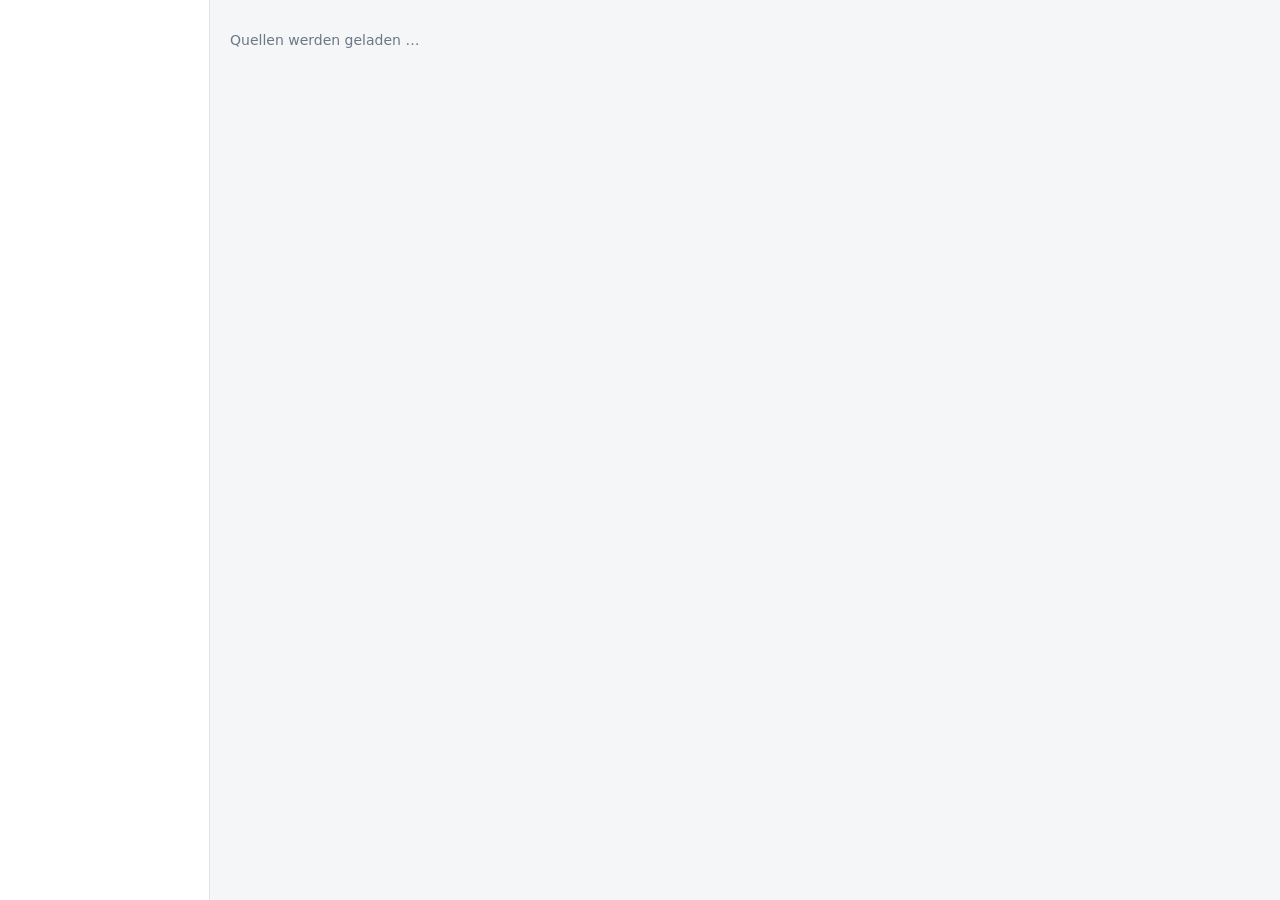
<file: index.html>
<!doctype html>
<html lang="de">
<head>
  <meta charset="utf-8">
  <title>Devoreo · Produktakte UL-01</title>
  <meta http-equiv="refresh" content="0; url=app/">
</head>
<body><a href="app/">Zur Demo</a></body>
</html>
</file>
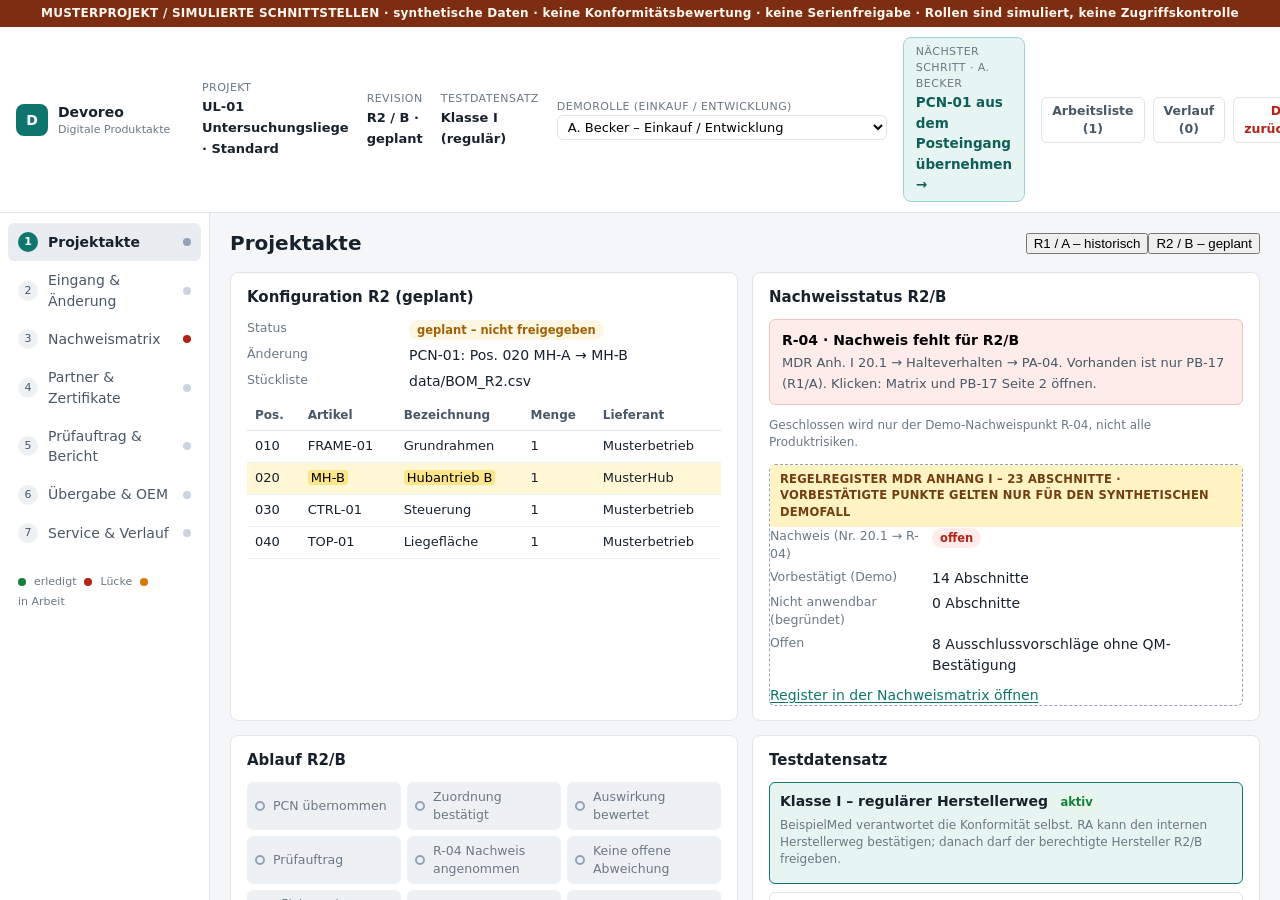
<file: app/index.html>
<!doctype html>
<html lang="de">
<head>
  <meta charset="utf-8">
  <meta name="viewport" content="width=device-width, initial-scale=1">
  <title>Devoreo · Digitale Produktakte UL-01 (Musterprojekt)</title>
  <link rel="stylesheet" href="styles.css">
  <script src="vendor/jszip.min.js"></script>
  <script src="vendor/pdf-lib.min.js"></script>
  <script src="vendor/pdf.min.js"></script>
</head>
<body>
  <div id="header"></div>
  <div class="layout">
    <aside id="nav"></aside>
    <main id="main-wrap">
      <div id="flash"></div>
      <div id="main"><p class="muted">Quellen werden geladen …</p></div>
    </main>
    <aside id="viewer" class="viewer" aria-label="Quelldokument"></aside>
  </div>
  <div id="drawer"></div>
  <script type="module" src="js/main.js"></script>
</body>
</html>
</file>
<file: app/styles.css>
:root {
  --bg: #f4f6f8; --panel: #fff; --line: #dfe4ea; --line-2: #eef1f4;
  --ink: #18222d; --ink-2: #4a5866; --muted: #6b7885;
  --teal: #0f766e; --teal-2: #115e59; --teal-bg: #e6f4f2;
  --slate: #334155; --slate-bg: #e9edf2;
  --ok: #15803d; --ok-bg: #e8f5ec; --warn: #a16207; --warn-bg: #fdf6e3; --bad: #b42318; --bad-bg: #fdecea;
  --radius: 8px; --font: "Inter", "Segoe UI", system-ui, -apple-system, sans-serif;
}
* { box-sizing: border-box; }
html, body { margin: 0; height: 100%; }
body { font: 14px/1.45 var(--font); color: var(--ink); background: var(--bg); display: flex; flex-direction: column; }
code { font: 12px ui-monospace, SFMono-Regular, Menlo, monospace; background: var(--line-2); padding: 1px 4px; border-radius: 4px; word-break: break-all; }
h2 { margin: 0; font-size: 20px; } h3 { margin: 0; font-size: 15px; } h4 { margin: 14px 0 6px; font-size: 13px; color: var(--ink-2); }
.muted { color: var(--muted); } .small { font-size: 12px; }

.demo-strip { background: #7c2d12; color: #fff7ed; font-size: 12px; font-weight: 600; letter-spacing: .02em; padding: 5px 16px; text-align: center; }
.topbar { display: flex; align-items: stretch; gap: 16px; padding: 10px 16px; background: var(--panel); border-bottom: 1px solid var(--line); }
.brand { display: flex; align-items: center; gap: 10px; min-width: 170px; }
.brand .logo { width: 32px; height: 32px; border-radius: 8px; background: var(--teal); color: #fff; display: grid; place-items: center; font-weight: 700; }
.brand small { display: block; color: var(--muted); font-size: 11px; }
.ctx { display: flex; gap: 18px; align-items: center; }
.ctx-item small, .next small { display: block; font-size: 11px; color: var(--muted); text-transform: uppercase; letter-spacing: .04em; }
.ctx-item strong { font-size: 13px; }
.ctx-item select { font: inherit; font-size: 13px; padding: 3px 6px; border: 1px solid var(--line); border-radius: 6px; max-width: 330px; background: #fff; }
.next { flex: 1; text-align: left; border: 1px solid #99d5cd; background: var(--teal-bg); border-radius: var(--radius); padding: 6px 12px; cursor: pointer; font: inherit; color: var(--teal-2); }
.next strong { font-size: 13.5px; }
.next:hover { border-color: var(--teal); }
.tools { display: flex; align-items: center; gap: 8px; }

.layout { flex: 1; display: grid; grid-template-columns: 210px 1fr 0; min-height: 0; }
body.viewer-open .layout { grid-template-columns: 210px 1fr minmax(380px, 34%); }
#nav { background: var(--panel); border-right: 1px solid var(--line); padding: 10px 8px; overflow: auto; }
.nav-item { display: flex; align-items: center; gap: 10px; width: 100%; padding: 9px 10px; border: 0; background: none; border-radius: 6px; font: inherit; color: var(--ink-2); cursor: pointer; text-align: left; }
.nav-item:hover { background: var(--line-2); }
.nav-item.active { background: var(--slate-bg); color: var(--ink); font-weight: 600; }
.nav-item .num { width: 20px; height: 20px; border-radius: 50%; background: var(--line-2); display: grid; place-items: center; font-size: 11px; flex: none; }
.nav-item.active .num { background: var(--teal); color: #fff; }
.nav-item span:nth-child(2) { flex: 1; }
.dot { display: inline-block; width: 8px; height: 8px; border-radius: 50%; background: #cbd5e1; flex: none; }
.dot.done { background: var(--ok); } .dot.gap { background: var(--bad); } .dot.work { background: #d97706; } .dot.info { background: #94a3b8; }
.nav-legend { margin-top: 14px; padding: 8px 10px; font-size: 11px; color: var(--muted); display: flex; flex-wrap: wrap; gap: 4px 8px; align-items: center; }

#main-wrap { overflow: auto; padding: 16px 20px 40px; min-width: 0; }
.page-head { display: flex; align-items: center; justify-content: space-between; gap: 12px; margin-bottom: 14px; }
.grid2 { display: grid; grid-template-columns: repeat(auto-fit, minmax(360px, 1fr)); gap: 14px; margin-bottom: 14px; }
.grid2.tight { gap: 12px; margin: 0; }
.card { background: var(--panel); border: 1px solid var(--line); border-radius: var(--radius); padding: 14px 16px; margin-bottom: 14px; min-width: 0; }
.grid2 > .card { margin-bottom: 0; }
.card > header { display: flex; justify-content: space-between; align-items: center; margin-bottom: 10px; }

.kv { display: grid; grid-template-columns: 150px 1fr; gap: 5px 12px; margin: 0 0 10px; }
.kv dt { color: var(--muted); font-size: 12.5px; } .kv dd { margin: 0; min-width: 0; }
.tbl { width: 100%; border-collapse: collapse; font-size: 13px; }
.tbl th { text-align: left; font-weight: 600; color: var(--ink-2); font-size: 12px; border-bottom: 1px solid var(--line); padding: 6px 8px; }
.tbl td { border-bottom: 1px solid var(--line-2); padding: 6px 8px; vertical-align: top; }
.tbl tr.changed td { background: #fff7d6; }
.tbl tr.mismatch td { background: var(--bad-bg); }
mark { background: #fde68a; padding: 0 3px; border-radius: 3px; }
.diff { display: grid; grid-template-columns: 1fr 1fr; gap: 16px; }
.diff h4 { margin-top: 0; }

.badge { display: inline-block; font-size: 11.5px; font-weight: 600; padding: 2px 8px; border-radius: 999px; white-space: nowrap; }
.badge.ok { background: var(--ok-bg); color: var(--ok); } .badge.warn { background: var(--warn-bg); color: var(--warn); }
.badge.bad { background: var(--bad-bg); color: var(--bad); } .badge.neutral { background: var(--slate-bg); color: var(--slate); }

.btn { font: inherit; font-weight: 600; border-radius: 6px; padding: 7px 14px; cursor: pointer; border: 1px solid transparent; }
.btn.sm { padding: 4px 10px; font-size: 12.5px; }
.btn.primary { background: var(--teal); color: #fff; } .btn.primary:hover { background: var(--teal-2); }
.btn.secondary { background: #fff; color: var(--teal-2); border-color: #99d5cd; } .btn.secondary:hover { background: var(--teal-bg); }
.btn.ghost { background: transparent; color: var(--ink-2); border-color: var(--line); } .btn.ghost:hover { background: var(--line-2); }
.btn.danger { color: var(--bad); }
.btn:disabled { background: #e5e9ee; color: #8a96a3; border-color: #e5e9ee; cursor: not-allowed; }
.act { display: inline-flex; flex-direction: column; gap: 4px; max-width: 100%; }
.why { margin: 0; padding: 6px 10px 6px 24px; background: var(--warn-bg); border: 1px solid #f3e1b0; border-radius: 6px; color: #713f12; font-size: 12px; max-width: 520px; }
.row { display: flex; flex-wrap: wrap; gap: 10px; align-items: flex-start; margin: 8px 0; }
.row.end { align-items: flex-end; }
.link { background: none; border: 0; padding: 0; color: var(--teal); font: inherit; cursor: pointer; text-decoration: underline; text-underline-offset: 2px; }
a { color: var(--teal); word-break: break-all; }

.lbl { display: block; font-size: 12.5px; color: var(--ink-2); margin: 8px 0; }
.inp { display: block; width: 100%; font: inherit; font-size: 13.5px; margin-top: 4px; padding: 6px 8px; border: 1px solid var(--line); border-radius: 6px; background: #fff; color: var(--ink); }
.row .inp { flex: 1; min-width: 200px; margin: 0; }
textarea.inp { resize: vertical; }
.form-grid { display: grid; grid-template-columns: 1fr 1fr; gap: 0 12px; }
.switch { display: flex; gap: 8px; align-items: center; font-size: 12.5px; margin: 8px 0; color: var(--ink-2); }

.flash { margin-bottom: 12px; padding: 9px 36px 9px 12px; border-radius: 6px; position: relative; font-weight: 500; }
.flash.ok { background: var(--ok-bg); color: #14532d; border: 1px solid #bbe3c7; }
.flash.warn { background: var(--warn-bg); color: #713f12; border: 1px solid #f3e1b0; }
.flash.error { background: var(--bad-bg); color: #7f1d1d; border: 1px solid #f5c2bd; }
.flash.info { background: var(--slate-bg); color: var(--slate); }
.flash .x { position: absolute; right: 8px; top: 6px; border: 0; background: none; font-size: 18px; cursor: pointer; color: inherit; }

.readonly { padding: 8px 12px; margin-bottom: 14px; background: var(--slate-bg); border-left: 4px solid var(--slate); border-radius: 4px; font-weight: 500; }
.evidence { display: block; width: 100%; text-align: left; border-radius: 6px; padding: 10px 12px; margin: 8px 0; font: inherit; border: 1px solid; }
.evidence strong { display: block; margin-bottom: 2px; } .evidence span { color: var(--ink-2); font-size: 13px; }
.evidence.ok { background: var(--ok-bg); border-color: #bbe3c7; }
.evidence.gap { background: var(--bad-bg); border-color: #f5c2bd; }
button.evidence.gap { cursor: pointer; } button.evidence.gap:hover { border-color: var(--bad); }
.done-note { background: var(--line-2); border-left: 3px solid var(--teal); padding: 6px 10px; font-size: 12.5px; border-radius: 4px; margin: 6px 0; }
.preconf { border: 1px dashed #94a3b8; border-radius: 6px; margin-top: 10px; }
.preconf-head { background: #fff3c4; color: #713f12; font-size: 11.5px; font-weight: 700; padding: 6px 10px; letter-spacing: .02em; }
.sim-label { font-size: 11.5px; font-weight: 600; color: #6d28d9; background: #f3efff; padding: 4px 8px; border-radius: 4px; display: inline-block; margin: 0 0 8px; }

.steps { list-style: none; padding: 0; margin: 0; display: grid; grid-template-columns: repeat(auto-fill, minmax(150px, 1fr)); gap: 6px; }
.steps li { display: flex; gap: 8px; align-items: center; font-size: 12.5px; padding: 6px 8px; background: var(--line-2); border-radius: 6px; color: var(--muted); }
.steps li i { width: 10px; height: 10px; border-radius: 50%; border: 2px solid #94a3b8; flex: none; }
.steps li.ok { color: var(--ink); background: var(--ok-bg); } .steps li.ok i { background: var(--ok); border-color: var(--ok); }

.mail { border: 1px solid var(--line); border-radius: 6px; padding: 10px 12px; margin-bottom: 8px; }
.mail.imported { background: #fafcfb; }
.mail-head { display: flex; justify-content: space-between; gap: 8px; margin-bottom: 8px; }
.mail-body { background: var(--line-2); padding: 8px 10px; border-radius: 4px; margin: 6px 0; white-space: pre-wrap; }
.attach { display: flex; flex-wrap: wrap; gap: 10px; font-size: 13px; }
.suggest { background: var(--teal-bg); padding: 6px 10px; border-radius: 4px; margin-bottom: 10px; }

.chain { display: flex; align-items: stretch; gap: 6px; flex-wrap: wrap; }
.link-box { flex: 1; min-width: 120px; border: 1px solid var(--line); border-radius: 6px; padding: 8px 10px; background: #fafbfc; }
.link-box small { display: block; font-size: 11px; color: var(--muted); text-transform: uppercase; }
.link-box span { display: block; font-size: 12px; color: var(--ink-2); }
.link-box.gap { border-color: var(--bad); background: var(--bad-bg); } .link-box.ok { border-color: var(--ok); background: var(--ok-bg); }
.arrow { align-self: center; color: var(--muted); }

.picks { display: grid; grid-template-columns: 1fr 1fr; gap: 8px; margin-bottom: 10px; }
.pick { border: 1px solid var(--line); border-radius: 6px; padding: 8px 10px; cursor: pointer; display: grid; grid-template-columns: auto 1fr; gap: 0 8px; }
.pick input { grid-row: span 3; }
.pick span, .pick small { color: var(--muted); font-size: 12px; }
.pick.on { border-color: var(--teal); background: var(--teal-bg); }
.report, .deviation, .pkg, .question { border: 1px solid var(--line); border-radius: 6px; padding: 10px 12px; margin-bottom: 10px; }
.report > header, .pkg > header { display: flex; justify-content: space-between; flex-wrap: wrap; gap: 6px; margin-bottom: 8px; }
.report.accepted { border-color: #86c79b; } .report.unsuitable { border-left: 4px solid var(--bad); }
.report-body { display: grid; grid-template-columns: 1fr 1fr; gap: 16px; }
.review h4 { margin-top: 0; }
.issues { margin: 0 0 8px; padding-left: 18px; color: var(--bad); font-size: 13px; }
.ok-text { color: var(--ok); margin: 0 0 8px; font-size: 13px; }
.deviation { border-left: 4px solid var(--bad); } .deviation.closed { border-left-color: var(--ok); }
.deviation h4 { margin-top: 6px; }
.pkg.ersetzt { opacity: .78; background: #fafbfc; } .pkg.angenommen { border-color: #86c79b; }
.files td:last-child { width: 80px; }
.checks { list-style: none; padding: 0; margin: 0 0 10px; }
.checks li { display: flex; gap: 8px; align-items: baseline; padding: 4px 0; }
.checks li i { width: 14px; height: 14px; border-radius: 3px; flex: none; transform: translateY(2px); }
.checks li.ok i { background: var(--ok); } .checks li.no i { background: var(--bad); }
.mini { padding-left: 18px; font-size: 12.5px; color: var(--ink-2); }

.viewer { background: #fff; border-left: 1px solid var(--line); display: flex; flex-direction: column; min-width: 0; overflow: hidden; }
.viewer header { display: flex; justify-content: space-between; gap: 8px; padding: 10px 12px; border-bottom: 1px solid var(--line); }
.viewer header small { display: block; font-size: 11px; color: var(--muted); text-transform: uppercase; }
.viewer header strong { display: block; }
.viewer-nav { display: flex; align-items: center; gap: 8px; padding: 6px 12px; border-bottom: 1px solid var(--line); font-size: 12.5px; }
.viewer-nav a { margin-left: auto; }
.viewer-canvas { flex: 1; overflow: auto; padding: 10px; background: #e2e8f0; }
.viewer-canvas canvas { display: block; box-shadow: 0 1px 4px rgba(0,0,0,.18); background: #fff; }
.viewer-loading { color: var(--muted); padding: 20px; }
.viewer-missing { background: var(--bad-bg); color: #7f1d1d; padding: 16px; border-radius: 6px; }

.drawer { position: fixed; right: 0; top: 0; bottom: 0; width: 460px; max-width: 95vw; background: #fff; border-left: 1px solid var(--line); box-shadow: -6px 0 24px rgba(15,23,42,.12); z-index: 20; display: flex; flex-direction: column; }
.drawer:empty { display: none; }
.drawer header { display: flex; justify-content: space-between; align-items: center; padding: 12px 16px; border-bottom: 1px solid var(--line); }
.drawer .timeline { overflow: auto; padding: 8px 16px; }
#drawer:empty { display: none; }
.timeline { list-style: none; margin: 0; padding: 0; }
.timeline li { display: grid; grid-template-columns: 120px 1fr; gap: 10px; padding: 8px 0; border-bottom: 1px solid var(--line-2); font-size: 12.5px; }
.timeline li.internal { opacity: .6; }
.timeline time { color: var(--muted); font-size: 12px; }
.fatal { background: var(--bad-bg); padding: 20px; border-radius: 8px; }

@media (max-width: 1100px) {
  .ctx { display: none; }
  body.viewer-open .layout { grid-template-columns: 180px 1fr; }
  body.viewer-open .viewer { position: fixed; right: 0; top: 0; bottom: 0; width: 420px; z-index: 15; box-shadow: -6px 0 24px rgba(15,23,42,.12); }
  .report-body, .diff { grid-template-columns: 1fr; }
}

.card.focus-card { box-shadow: 0 0 0 3px var(--teal); transition: box-shadow .3s; }
.confirm-reset { display: inline-flex; gap: 6px; align-items: center; font-size: 12.5px; }
.drawer.wide { width: min(760px, 96vw); }
.grid3 { display: grid; grid-template-columns: repeat(auto-fit, minmax(220px, 1fr)); gap: 12px; }
.steps.inline { grid-template-columns: repeat(4, 1fr); margin-bottom: 10px; }
details.sub { border: 1px solid var(--line); border-radius: 6px; padding: 6px 10px; margin-top: 8px; }
details.sub summary { cursor: pointer; font-weight: 600; font-size: 13px; color: var(--teal-2); }
details.sub[open] summary { margin-bottom: 6px; }
.scenario { border: 1px solid var(--line); border-radius: 6px; padding: 8px 10px; margin-bottom: 8px; }
.scenario.on { border-color: var(--teal); background: var(--teal-bg); }
.scenario p { margin: 4px 0 6px; }
.table-scroll { overflow-x: auto; }
.tbl.reg td:first-child { width: 32px; font-weight: 600; }
.tbl.reg td:nth-child(3) { width: 120px; }
.tbl.reg .act { margin-top: 4px; }
.drawer.wide { overflow: auto; }
.drawer.wide > p, .drawer.wide > .tbl { margin: 10px 16px; width: auto; }
</file>
